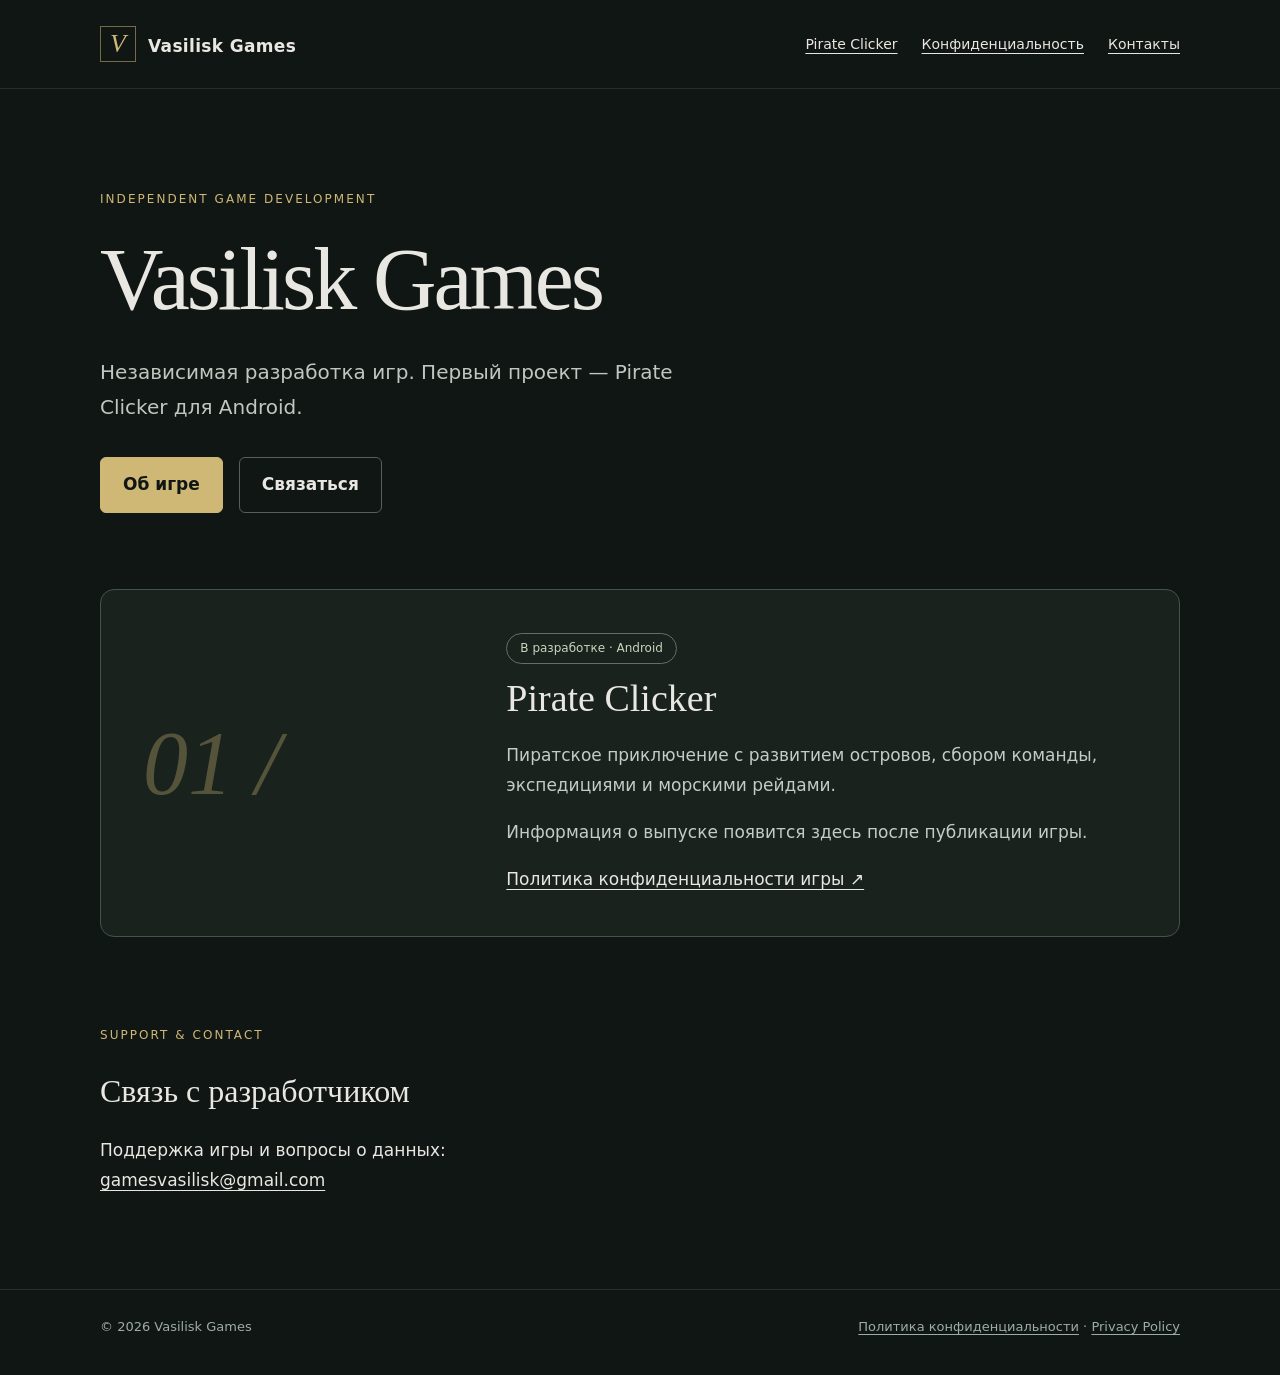
<file: index.html>
<!doctype html>
<html lang="ru"><head><meta charset="utf-8"><meta name="viewport" content="width=device-width,initial-scale=1"><meta name="color-scheme" content="dark"><title>Vasilisk Games — независимая разработка игр</title><meta name="description" content="Vasilisk Games: Pirate Clicker для Android, контакты и политика конфиденциальности."><link rel="stylesheet" href="styles.css"></head><body><a class="skip" href="#main">К содержимому</a><header><div class="wrap"><nav aria-label="Navigation"><a class="brand" href="./"><span class="mark" aria-hidden="true">V</span>Vasilisk Games</a><div class="navlinks"><a href="./#project">Pirate Clicker</a><a href="privacy.html">Конфиденциальность</a><a href="mailto:gamesvasilisk@gmail.com">Контакты</a></div></nav></div></header><main id="main" class="wrap"><section class="hero"><div class="eyebrow">Independent game development</div><h1>Vasilisk Games</h1><p class="lead">Независимая разработка игр. Первый проект — Pirate Clicker для Android.</p><div class="actions"><a class="button primary" href="#project">Об игре</a><a class="button" href="mailto:gamesvasilisk@gmail.com">Связаться</a></div></section><section class="project" id="project" aria-labelledby="game-title"><div class="project-number" aria-hidden="true">01 /</div><div><span class="status">В разработке · Android</span><h2 id="game-title">Pirate Clicker</h2><p>Пиратское приключение с развитием островов, сбором команды, экспедициями и морскими рейдами.</p><p>Информация о выпуске появится здесь после публикации игры.</p><a href="privacy.html">Политика конфиденциальности игры ↗</a></div></section><section class="contact"><div class="eyebrow">Support &amp; contact</div><h2>Связь с разработчиком</h2><p>Поддержка игры и вопросы о данных:<br><a class="contact-link" href="mailto:gamesvasilisk@gmail.com">gamesvasilisk@gmail.com</a></p></section></main><footer><div class="wrap foot"><span>© 2026 Vasilisk Games</span><span><a href="privacy.html">Политика конфиденциальности</a> · <a href="privacy-en.html" lang="en">Privacy Policy</a></span></div></footer></body></html>
</file>
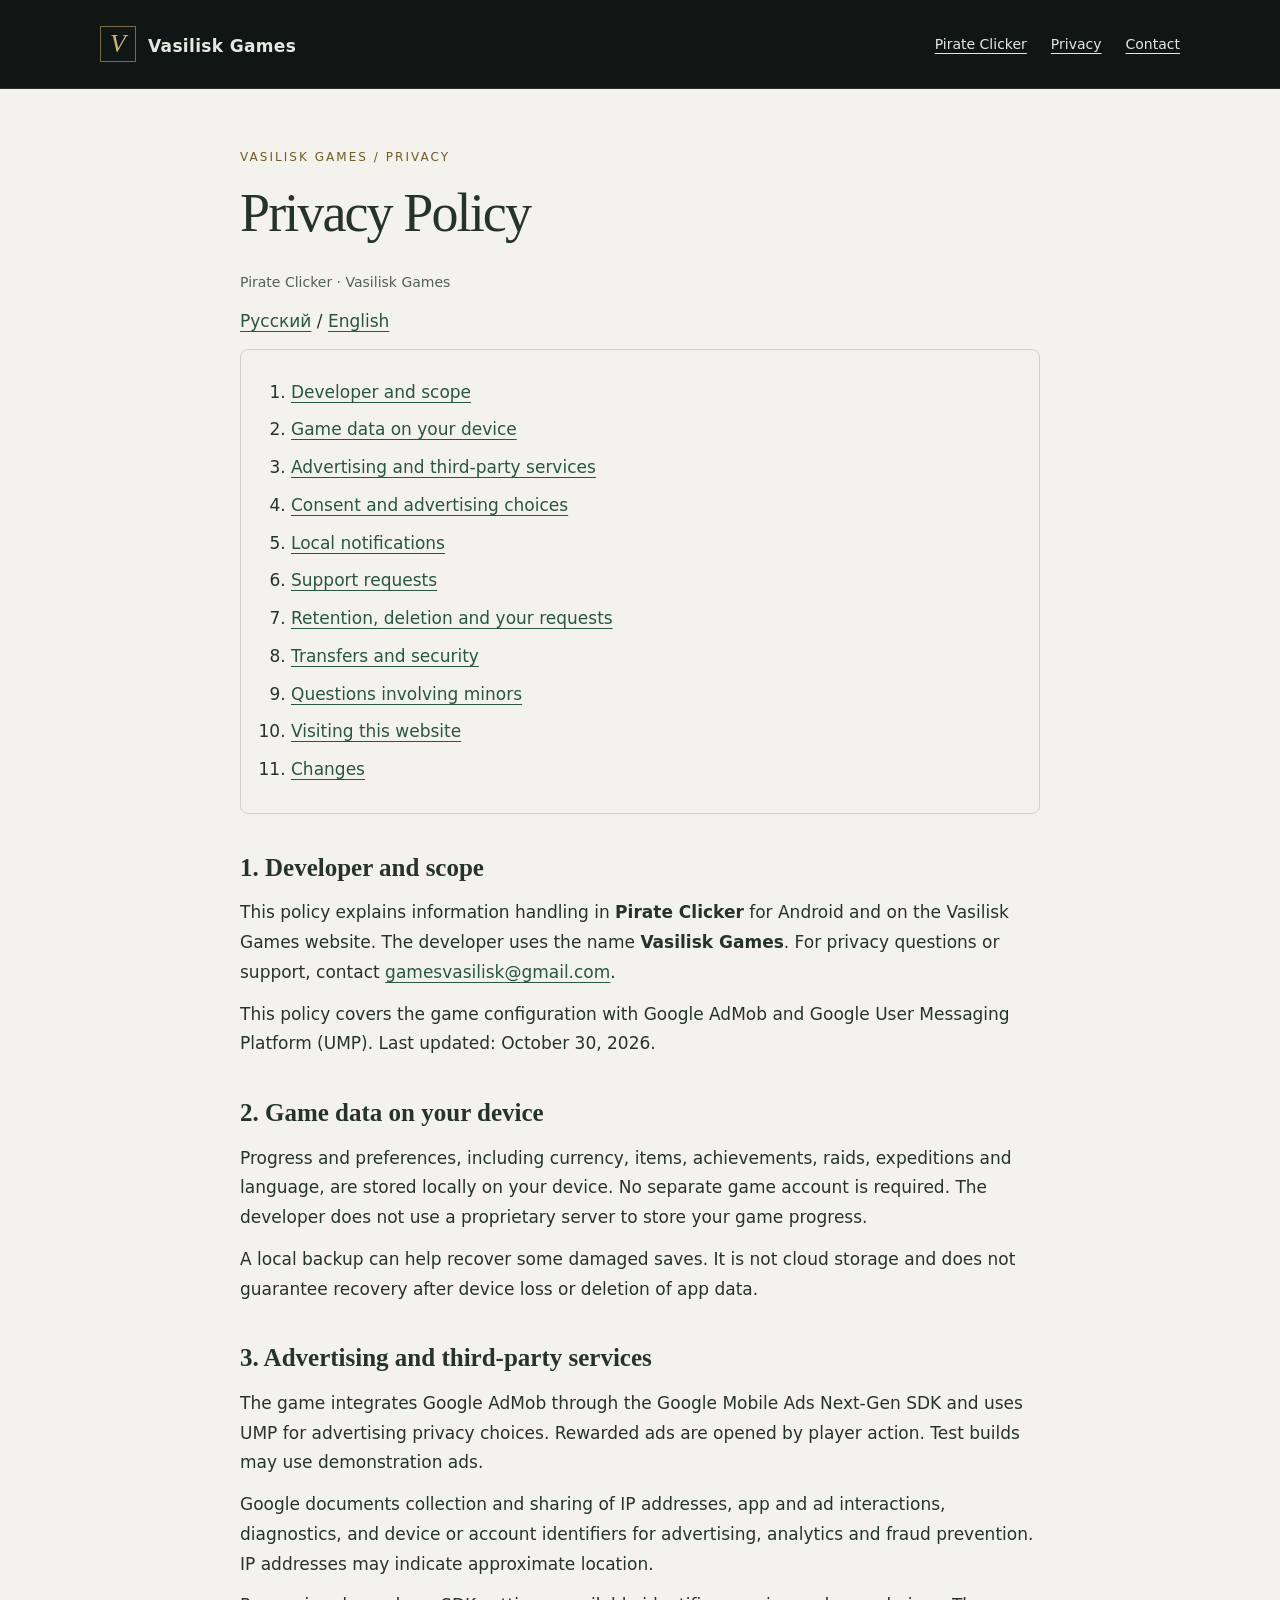
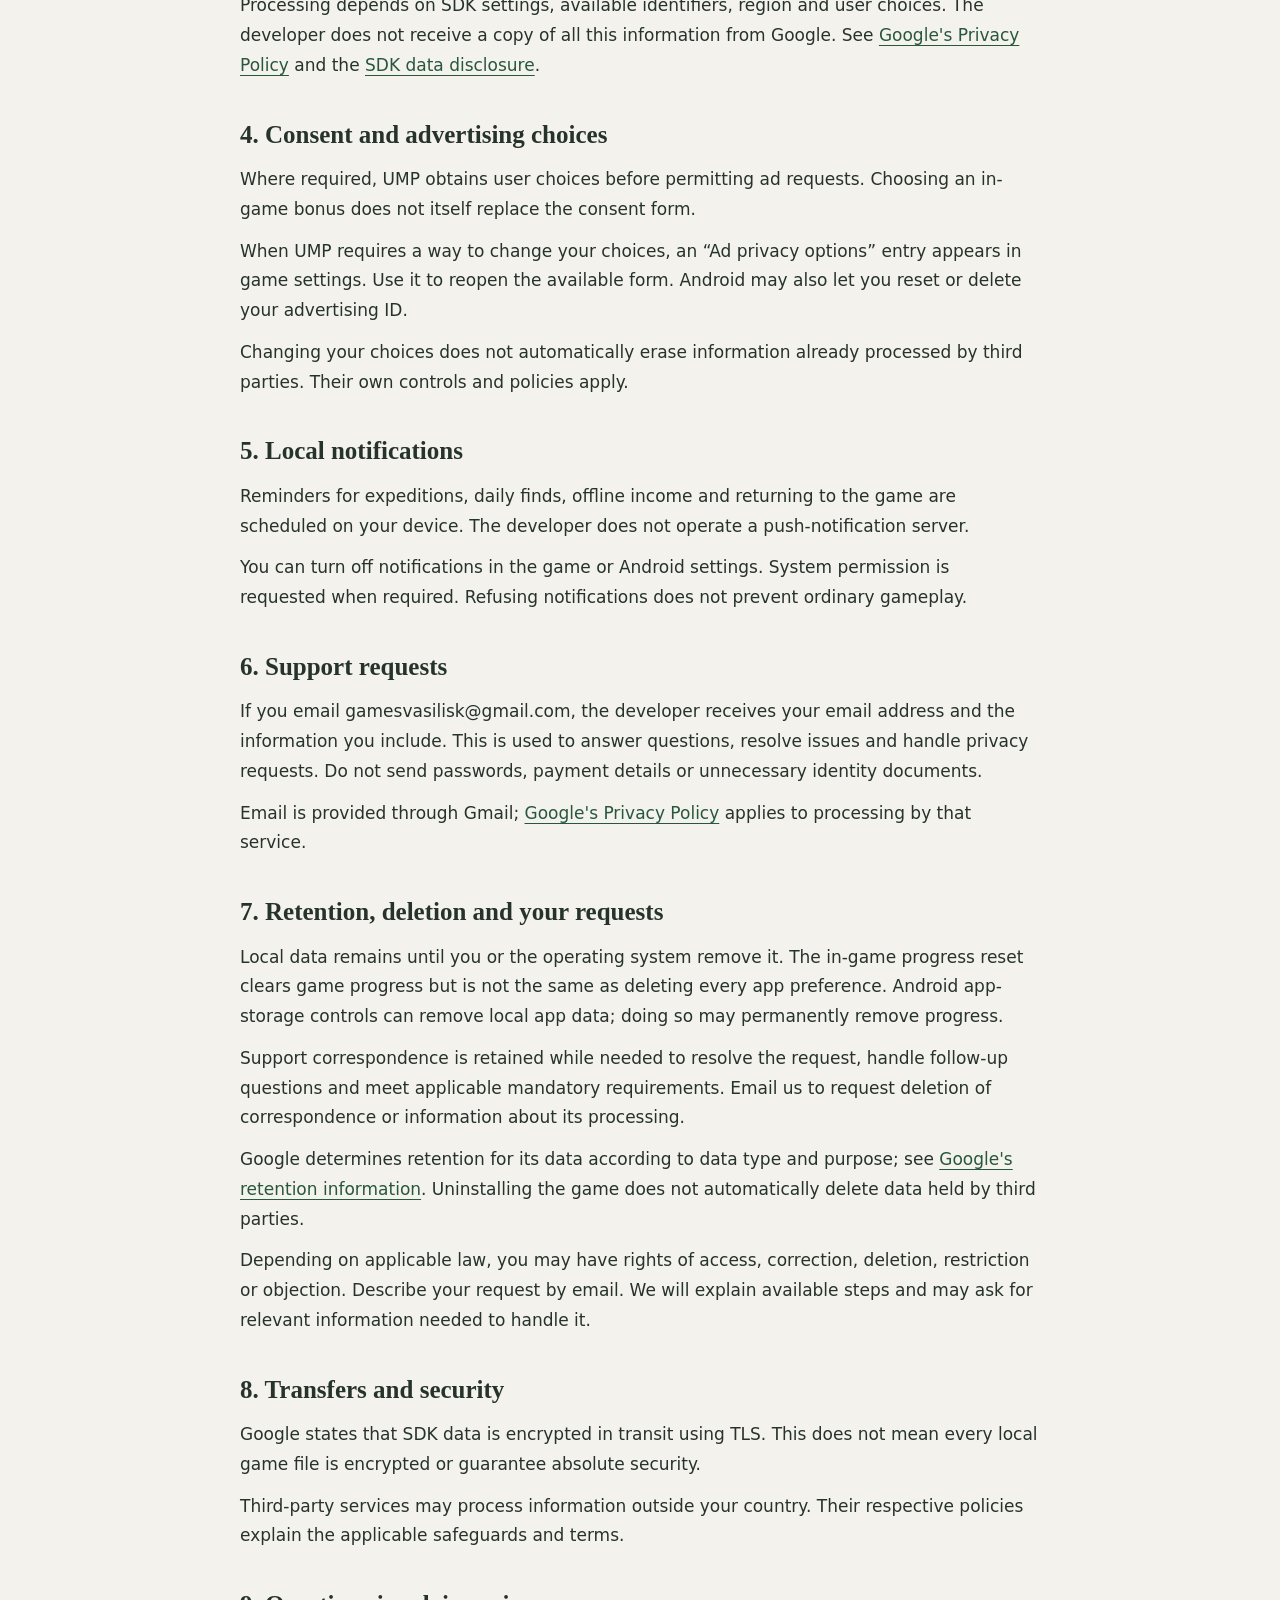
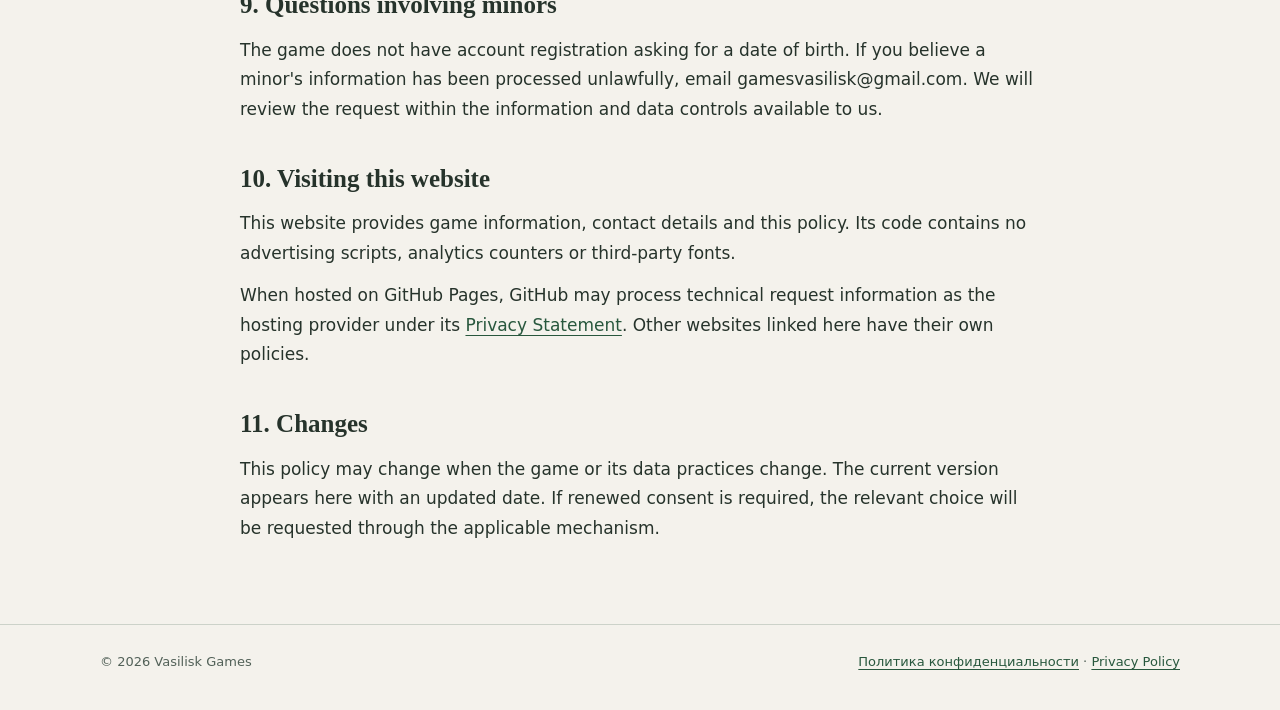
<file: privacy-en.html>
<!doctype html>
<html lang="en"><head><meta charset="utf-8"><meta name="viewport" content="width=device-width,initial-scale=1"><meta name="color-scheme" content="light"><title>Privacy Policy — Pirate Clicker | Vasilisk Games</title><meta name="description" content="Pirate Clicker privacy: local game data, Google advertising, choices and contact information."><link rel="stylesheet" href="styles.css"></head><body class="policy"><a class="skip" href="#main">Skip to content</a><header><div class="wrap"><nav aria-label="Navigation"><a class="brand" href="./"><span class="mark" aria-hidden="true">V</span>Vasilisk Games</a><div class="navlinks"><a href="./#project">Pirate Clicker</a><a href="privacy-en.html">Privacy</a><a href="mailto:gamesvasilisk@gmail.com">Contact</a></div></nav></div></header><main id="main" class="wrap article"><div class="eyebrow">Vasilisk Games / Privacy</div><h1>Privacy Policy</h1><p class="meta">Pirate Clicker · Vasilisk Games</p><p class="language"><a href="privacy.html" lang="ru">Русский</a> / <a href="privacy-en.html" lang="en" aria-current="page">English</a></p><nav class="toc" aria-label="Contents"><ol><li><a href="#scope">Developer and scope</a></li><li><a href="#local">Game data on your device</a></li><li><a href="#ads">Advertising and third-party services</a></li><li><a href="#choices">Consent and advertising choices</a></li><li><a href="#notifications">Local notifications</a></li><li><a href="#support">Support requests</a></li><li><a href="#retention">Retention, deletion and your requests</a></li><li><a href="#security">Transfers and security</a></li><li><a href="#children">Questions involving minors</a></li><li><a href="#website">Visiting this website</a></li><li><a href="#changes">Changes</a></li></ol></nav><section id="scope"><h2>1. Developer and scope</h2><p>This policy explains information handling in <strong>Pirate Clicker</strong> for Android and on the Vasilisk Games website. The developer uses the name <strong>Vasilisk Games</strong>. For privacy questions or support, contact <a class="contact-link" href="mailto:gamesvasilisk@gmail.com">gamesvasilisk@gmail.com</a>.</p><p>This policy covers the game configuration with Google AdMob and Google User Messaging Platform (UMP). Last updated: <time datetime="2026-10-30">October 30, 2026</time>.</p></section><section id="local"><h2>2. Game data on your device</h2><p>Progress and preferences, including currency, items, achievements, raids, expeditions and language, are stored locally on your device. No separate game account is required. The developer does not use a proprietary server to store your game progress.</p><p>A local backup can help recover some damaged saves. It is not cloud storage and does not guarantee recovery after device loss or deletion of app data.</p></section><section id="ads"><h2>3. Advertising and third-party services</h2><p>The game integrates Google AdMob through the Google Mobile Ads Next-Gen SDK and uses UMP for advertising privacy choices. Rewarded ads are opened by player action. Test builds may use demonstration ads.</p><p>Google documents collection and sharing of IP addresses, app and ad interactions, diagnostics, and device or account identifiers for advertising, analytics and fraud prevention. IP addresses may indicate approximate location.</p><p>Processing depends on SDK settings, available identifiers, region and user choices. The developer does not receive a copy of all this information from Google. See <a href="https://policies.google.com/privacy">Google's Privacy Policy</a> and the <a href="https://developers.google.com/admob/android/next-gen/privacy/play-data-disclosure">SDK data disclosure</a>.</p></section><section id="choices"><h2>4. Consent and advertising choices</h2><p>Where required, UMP obtains user choices before permitting ad requests. Choosing an in-game bonus does not itself replace the consent form.</p><p>When UMP requires a way to change your choices, an “Ad privacy options” entry appears in game settings. Use it to reopen the available form. Android may also let you reset or delete your advertising ID.</p><p>Changing your choices does not automatically erase information already processed by third parties. Their own controls and policies apply.</p></section><section id="notifications"><h2>5. Local notifications</h2><p>Reminders for expeditions, daily finds, offline income and returning to the game are scheduled on your device. The developer does not operate a push-notification server.</p><p>You can turn off notifications in the game or Android settings. System permission is requested when required. Refusing notifications does not prevent ordinary gameplay.</p></section><section id="support"><h2>6. Support requests</h2><p>If you email gamesvasilisk@gmail.com, the developer receives your email address and the information you include. This is used to answer questions, resolve issues and handle privacy requests. Do not send passwords, payment details or unnecessary identity documents.</p><p>Email is provided through Gmail; <a href="https://policies.google.com/privacy">Google's Privacy Policy</a> applies to processing by that service.</p></section><section id="retention"><h2>7. Retention, deletion and your requests</h2><p>Local data remains until you or the operating system remove it. The in-game progress reset clears game progress but is not the same as deleting every app preference. Android app-storage controls can remove local app data; doing so may permanently remove progress.</p><p>Support correspondence is retained while needed to resolve the request, handle follow-up questions and meet applicable mandatory requirements. Email us to request deletion of correspondence or information about its processing.</p><p>Google determines retention for its data according to data type and purpose; see <a href="https://policies.google.com/technologies/retention">Google's retention information</a>. Uninstalling the game does not automatically delete data held by third parties.</p><p>Depending on applicable law, you may have rights of access, correction, deletion, restriction or objection. Describe your request by email. We will explain available steps and may ask for relevant information needed to handle it.</p></section><section id="security"><h2>8. Transfers and security</h2><p>Google states that SDK data is encrypted in transit using TLS. This does not mean every local game file is encrypted or guarantee absolute security.</p><p>Third-party services may process information outside your country. Their respective policies explain the applicable safeguards and terms.</p></section><section id="children"><h2>9. Questions involving minors</h2><p>The game does not have account registration asking for a date of birth. If you believe a minor's information has been processed unlawfully, email gamesvasilisk@gmail.com. We will review the request within the information and data controls available to us.</p></section><section id="website"><h2>10. Visiting this website</h2><p>This website provides game information, contact details and this policy. Its code contains no advertising scripts, analytics counters or third-party fonts.</p><p>When hosted on GitHub Pages, GitHub may process technical request information as the hosting provider under its <a href="https://docs.github.com/en/site-policy/privacy-policies/github-general-privacy-statement">Privacy Statement</a>. Other websites linked here have their own policies.</p></section><section id="changes"><h2>11. Changes</h2><p>This policy may change when the game or its data practices change. The current version appears here with an updated date. If renewed consent is required, the relevant choice will be requested through the applicable mechanism.</p></section></main><footer><div class="wrap foot"><span>© 2026 Vasilisk Games</span><span><a href="privacy.html">Политика конфиденциальности</a> · <a href="privacy-en.html" lang="en">Privacy Policy</a></span></div></footer></body></html>
</file>
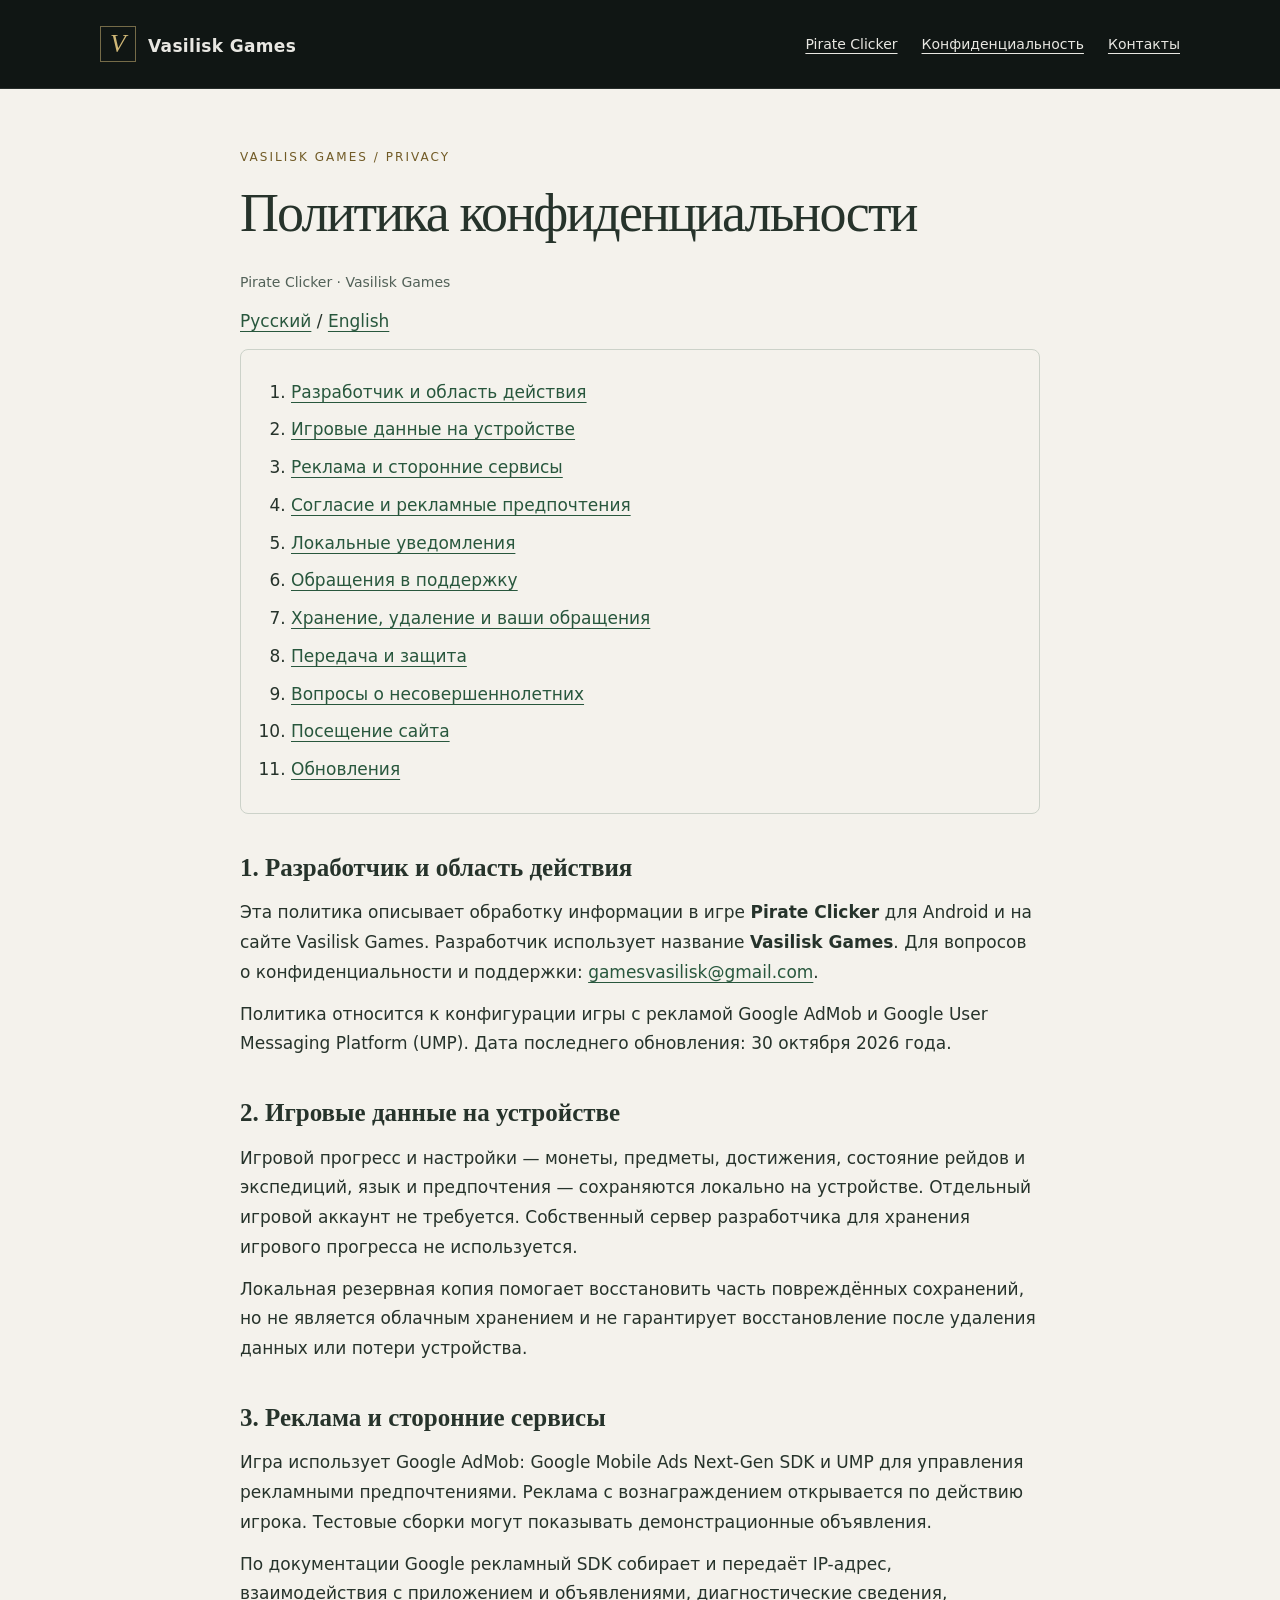
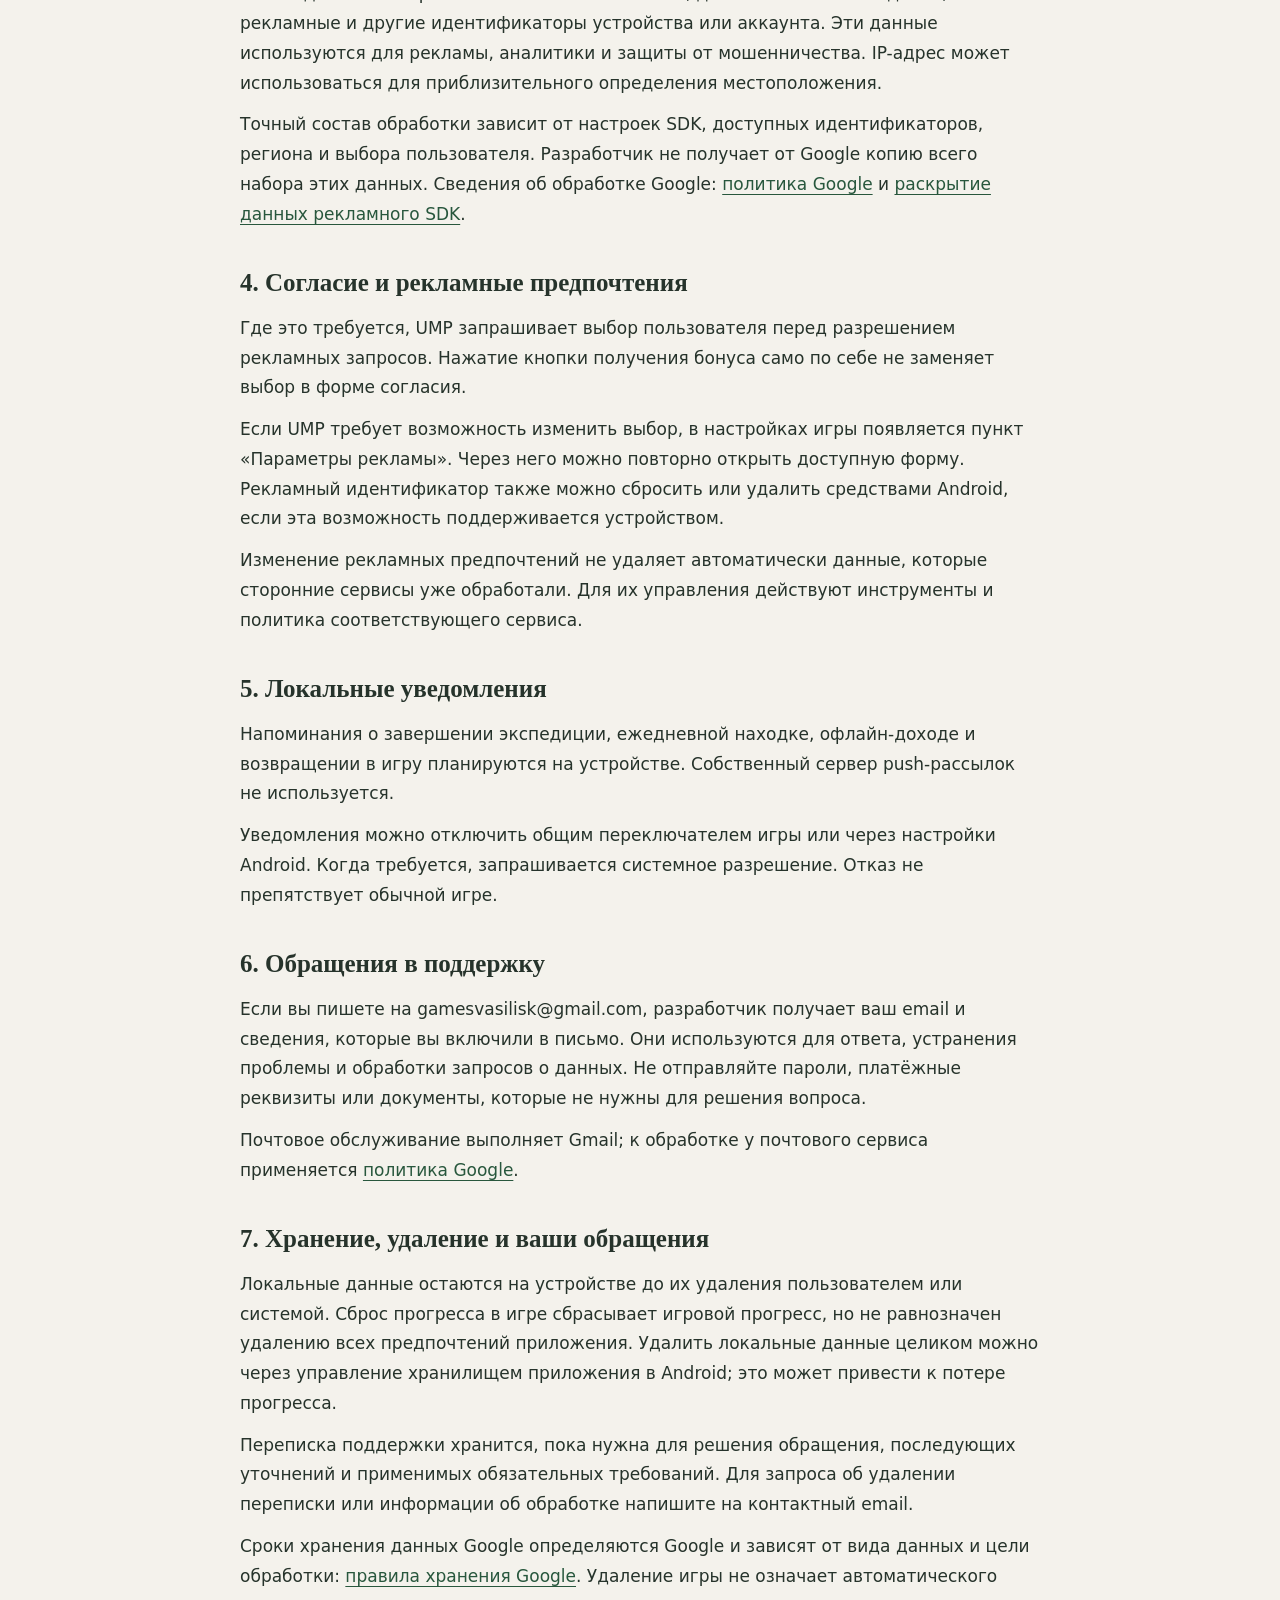
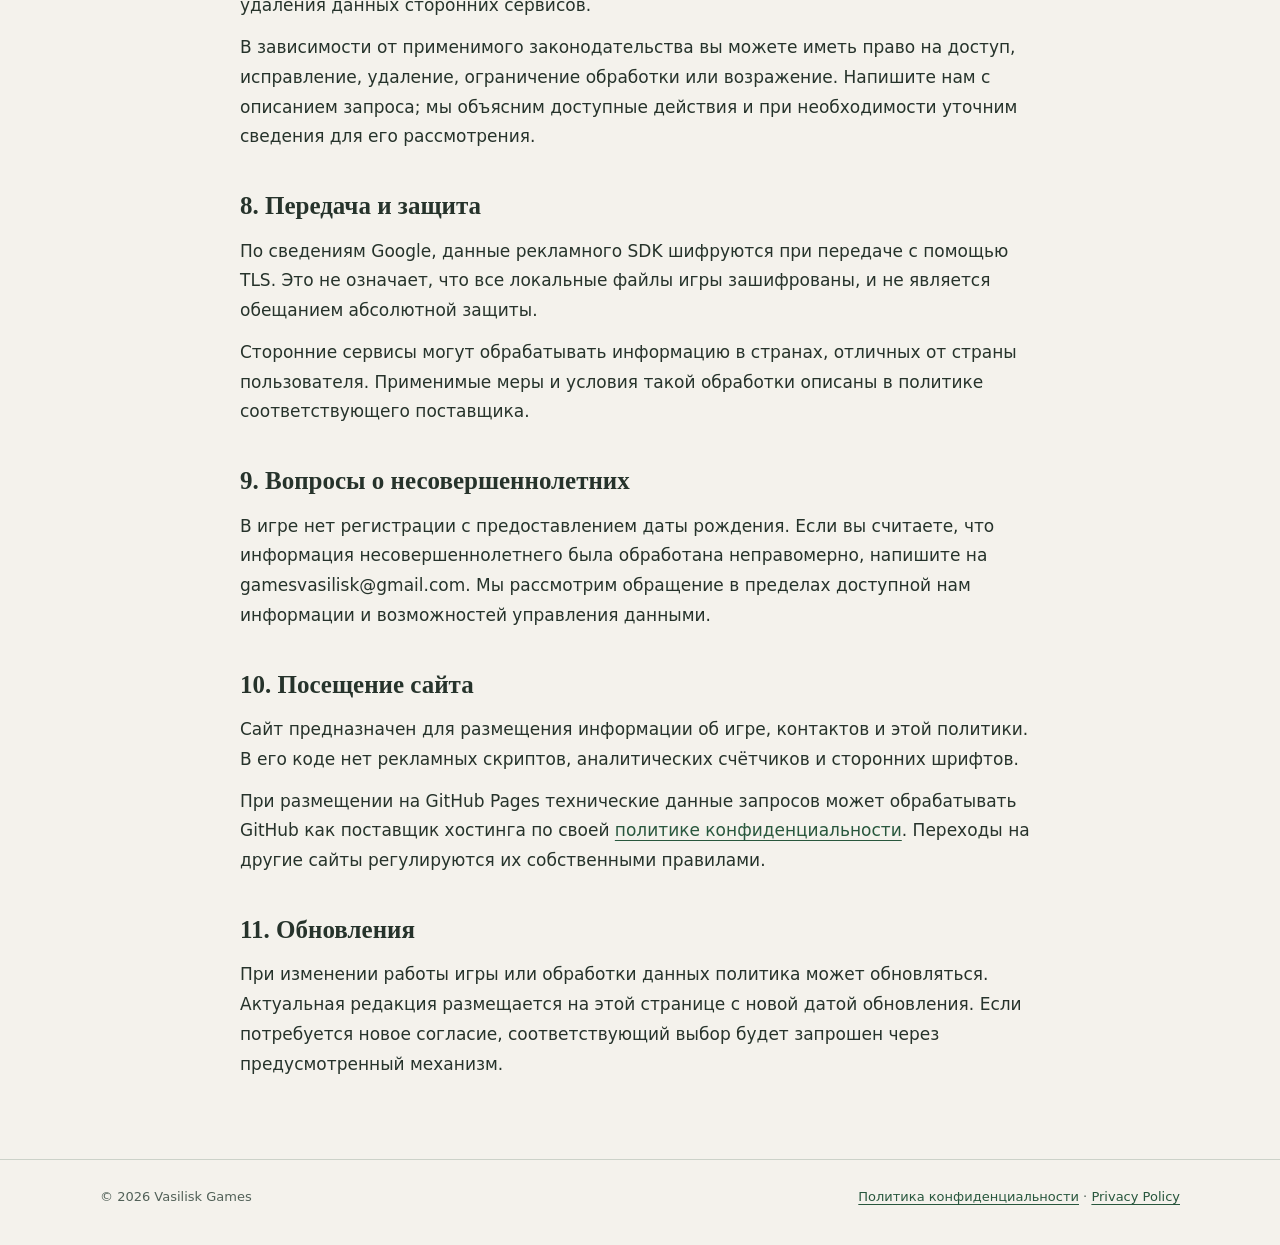
<file: privacy.html>
<!doctype html>
<html lang="ru"><head><meta charset="utf-8"><meta name="viewport" content="width=device-width,initial-scale=1"><meta name="color-scheme" content="light"><title>Политика конфиденциальности — Pirate Clicker | Vasilisk Games</title><meta name="description" content="Политика конфиденциальности Pirate Clicker: игровые данные, реклама Google, настройки и контакты."><link rel="stylesheet" href="styles.css"></head><body class="policy"><a class="skip" href="#main">К содержимому</a><header><div class="wrap"><nav aria-label="Navigation"><a class="brand" href="./"><span class="mark" aria-hidden="true">V</span>Vasilisk Games</a><div class="navlinks"><a href="./#project">Pirate Clicker</a><a href="privacy.html">Конфиденциальность</a><a href="mailto:gamesvasilisk@gmail.com">Контакты</a></div></nav></div></header><main id="main" class="wrap article"><div class="eyebrow">Vasilisk Games / Privacy</div><h1>Политика конфиденциальности</h1><p class="meta">Pirate Clicker · Vasilisk Games</p><p class="language"><a href="privacy.html" lang="ru" aria-current="page">Русский</a> / <a href="privacy-en.html" lang="en">English</a></p><nav class="toc" aria-label="Содержание"><ol><li><a href="#scope">Разработчик и область действия</a></li><li><a href="#local">Игровые данные на устройстве</a></li><li><a href="#ads">Реклама и сторонние сервисы</a></li><li><a href="#choices">Согласие и рекламные предпочтения</a></li><li><a href="#notifications">Локальные уведомления</a></li><li><a href="#support">Обращения в поддержку</a></li><li><a href="#retention">Хранение, удаление и ваши обращения</a></li><li><a href="#security">Передача и защита</a></li><li><a href="#children">Вопросы о несовершеннолетних</a></li><li><a href="#website">Посещение сайта</a></li><li><a href="#changes">Обновления</a></li></ol></nav><section id="scope"><h2>1. Разработчик и область действия</h2><p>Эта политика описывает обработку информации в игре <strong>Pirate Clicker</strong> для Android и на сайте Vasilisk Games. Разработчик использует название <strong>Vasilisk Games</strong>. Для вопросов о конфиденциальности и поддержки: <a class="contact-link" href="mailto:gamesvasilisk@gmail.com">gamesvasilisk@gmail.com</a>.</p><p>Политика относится к конфигурации игры с рекламой Google AdMob и Google User Messaging Platform (UMP). Дата последнего обновления: <time datetime="2026-10-30">30 октября 2026 года</time>.</p></section><section id="local"><h2>2. Игровые данные на устройстве</h2><p>Игровой прогресс и настройки — монеты, предметы, достижения, состояние рейдов и экспедиций, язык и предпочтения — сохраняются локально на устройстве. Отдельный игровой аккаунт не требуется. Собственный сервер разработчика для хранения игрового прогресса не используется.</p><p>Локальная резервная копия помогает восстановить часть повреждённых сохранений, но не является облачным хранением и не гарантирует восстановление после удаления данных или потери устройства.</p></section><section id="ads"><h2>3. Реклама и сторонние сервисы</h2><p>Игра использует Google AdMob: Google Mobile Ads Next-Gen SDK и UMP для управления рекламными предпочтениями. Реклама с вознаграждением открывается по действию игрока. Тестовые сборки могут показывать демонстрационные объявления.</p><p>По документации Google рекламный SDK собирает и передаёт IP-адрес, взаимодействия с приложением и объявлениями, диагностические сведения, рекламные и другие идентификаторы устройства или аккаунта. Эти данные используются для рекламы, аналитики и защиты от мошенничества. IP-адрес может использоваться для приблизительного определения местоположения.</p><p>Точный состав обработки зависит от настроек SDK, доступных идентификаторов, региона и выбора пользователя. Разработчик не получает от Google копию всего набора этих данных. Сведения об обработке Google: <a href="https://policies.google.com/privacy">политика Google</a> и <a href="https://developers.google.com/admob/android/next-gen/privacy/play-data-disclosure">раскрытие данных рекламного SDK</a>.</p></section><section id="choices"><h2>4. Согласие и рекламные предпочтения</h2><p>Где это требуется, UMP запрашивает выбор пользователя перед разрешением рекламных запросов. Нажатие кнопки получения бонуса само по себе не заменяет выбор в форме согласия.</p><p>Если UMP требует возможность изменить выбор, в настройках игры появляется пункт «Параметры рекламы». Через него можно повторно открыть доступную форму. Рекламный идентификатор также можно сбросить или удалить средствами Android, если эта возможность поддерживается устройством.</p><p>Изменение рекламных предпочтений не удаляет автоматически данные, которые сторонние сервисы уже обработали. Для их управления действуют инструменты и политика соответствующего сервиса.</p></section><section id="notifications"><h2>5. Локальные уведомления</h2><p>Напоминания о завершении экспедиции, ежедневной находке, офлайн-доходе и возвращении в игру планируются на устройстве. Собственный сервер push-рассылок не используется.</p><p>Уведомления можно отключить общим переключателем игры или через настройки Android. Когда требуется, запрашивается системное разрешение. Отказ не препятствует обычной игре.</p></section><section id="support"><h2>6. Обращения в поддержку</h2><p>Если вы пишете на gamesvasilisk@gmail.com, разработчик получает ваш email и сведения, которые вы включили в письмо. Они используются для ответа, устранения проблемы и обработки запросов о данных. Не отправляйте пароли, платёжные реквизиты или документы, которые не нужны для решения вопроса.</p><p>Почтовое обслуживание выполняет Gmail; к обработке у почтового сервиса применяется <a href="https://policies.google.com/privacy">политика Google</a>.</p></section><section id="retention"><h2>7. Хранение, удаление и ваши обращения</h2><p>Локальные данные остаются на устройстве до их удаления пользователем или системой. Сброс прогресса в игре сбрасывает игровой прогресс, но не равнозначен удалению всех предпочтений приложения. Удалить локальные данные целиком можно через управление хранилищем приложения в Android; это может привести к потере прогресса.</p><p>Переписка поддержки хранится, пока нужна для решения обращения, последующих уточнений и применимых обязательных требований. Для запроса об удалении переписки или информации об обработке напишите на контактный email.</p><p>Сроки хранения данных Google определяются Google и зависят от вида данных и цели обработки: <a href="https://policies.google.com/technologies/retention">правила хранения Google</a>. Удаление игры не означает автоматического удаления данных сторонних сервисов.</p><p>В зависимости от применимого законодательства вы можете иметь право на доступ, исправление, удаление, ограничение обработки или возражение. Напишите нам с описанием запроса; мы объясним доступные действия и при необходимости уточним сведения для его рассмотрения.</p></section><section id="security"><h2>8. Передача и защита</h2><p>По сведениям Google, данные рекламного SDK шифруются при передаче с помощью TLS. Это не означает, что все локальные файлы игры зашифрованы, и не является обещанием абсолютной защиты.</p><p>Сторонние сервисы могут обрабатывать информацию в странах, отличных от страны пользователя. Применимые меры и условия такой обработки описаны в политике соответствующего поставщика.</p></section><section id="children"><h2>9. Вопросы о несовершеннолетних</h2><p>В игре нет регистрации с предоставлением даты рождения. Если вы считаете, что информация несовершеннолетнего была обработана неправомерно, напишите на gamesvasilisk@gmail.com. Мы рассмотрим обращение в пределах доступной нам информации и возможностей управления данными.</p></section><section id="website"><h2>10. Посещение сайта</h2><p>Сайт предназначен для размещения информации об игре, контактов и этой политики. В его коде нет рекламных скриптов, аналитических счётчиков и сторонних шрифтов.</p><p>При размещении на GitHub Pages технические данные запросов может обрабатывать GitHub как поставщик хостинга по своей <a href="https://docs.github.com/en/site-policy/privacy-policies/github-general-privacy-statement">политике конфиденциальности</a>. Переходы на другие сайты регулируются их собственными правилами.</p></section><section id="changes"><h2>11. Обновления</h2><p>При изменении работы игры или обработки данных политика может обновляться. Актуальная редакция размещается на этой странице с новой датой обновления. Если потребуется новое согласие, соответствующий выбор будет запрошен через предусмотренный механизм.</p></section></main><footer><div class="wrap foot"><span>© 2026 Vasilisk Games</span><span><a href="privacy.html">Политика конфиденциальности</a> · <a href="privacy-en.html" lang="en">Privacy Policy</a></span></div></footer></body></html>
</file>
<file: styles.css>
*{box-sizing:border-box}html{scroll-behavior:smooth}body{margin:0;font:17px/1.75 system-ui,-apple-system,"Segoe UI",sans-serif;color:#e8e7e2;background:#101614}a{color:inherit;text-underline-offset:.25em}a:hover{color:#cfb776}a:focus-visible{outline:3px solid #cfb776;outline-offset:5px;border-radius:3px}.wrap{width:min(1080px,calc(100% - 48px));margin:auto}header{border-bottom:1px solid #ffffff19}nav{min-height:88px;display:flex;justify-content:space-between;align-items:center;gap:24px;flex-wrap:wrap;padding:18px 0}.brand{font-weight:750;text-decoration:none;letter-spacing:.02em}.mark{display:inline-grid;place-items:center;border:1px solid #cfb77688;width:36px;height:36px;margin-right:12px;color:#cfb776;font:italic 26px Georgia,serif}.navlinks{display:flex;gap:24px;flex-wrap:wrap;font-size:14px}.eyebrow{font-size:12px;letter-spacing:.17em;text-transform:uppercase;color:#cfb776}.hero{padding:100px 0 76px;max-width:850px}h1{font:500 clamp(44px,7vw,88px)/1.08 Georgia,serif;letter-spacing:-.035em;margin:22px 0 28px}.lead{font-size:20px;color:#bfc8c0;max-width:640px}.actions{display:flex;gap:16px;flex-wrap:wrap;margin-top:32px}.button{display:inline-block;padding:12px 22px;border:1px solid #526159;border-radius:6px;text-decoration:none;font-weight:600}.button.primary{background:#cfb776;color:#101614;border-color:#cfb776}.project{display:grid;grid-template-columns:1fr 2fr;gap:48px;padding:42px;border:1px solid #45534b;border-radius:14px;background:#19221d;margin:0 0 64px}.project h2{font:500 38px/1.2 Georgia,serif;margin:12px 0 20px}.project p{color:#c3ccc5}.status{font-size:12px;display:inline-block;border:1px solid #60725e;border-radius:100px;padding:4px 13px;color:#c7d7be}.project-number{font:italic 90px Georgia,serif;color:#cfb77655;align-self:center}.contact{padding:24px 0 76px}.contact h2{font:500 32px Georgia,serif}footer{border-top:1px solid #ffffff19;color:#9eada3;font-size:13px;padding:26px 0 36px}.foot{display:flex;justify-content:space-between;gap:16px;flex-wrap:wrap}.skip{position:absolute;left:-9999px}.skip:focus{left:12px;top:12px;background:#fff;color:#111;padding:12px;z-index:10}.policy{background:#f4f2ec;color:#26332b}.policy header{background:#101614;color:#e8e7e2}.policy .article{max-width:800px;padding:58px 0 68px}.policy h1{font-size:clamp(35px,5vw,54px);margin-top:16px}.meta{color:#526158;font-size:14px}.language{margin:24px 0 32px}.policy h2{font:600 25px/1.3 Georgia,serif;margin:38px 0 14px;scroll-margin-top:24px}.policy p{margin:12px 0}.policy li{margin:8px 0}.policy a{color:#28573d}.policy a:hover{color:#6f561b}.policy header a{color:inherit}.policy footer{border-top:1px solid #ccd2c9;color:#526158}.policy .summary{border-left:3px solid #9f8748;background:#e9e9df;padding:18px 22px;margin-bottom:30px}.toc{padding:20px 28px;border:1px solid #ccd2c9;border-radius:8px}.toc ol{margin:0;padding-left:22px}.policy .contact-link{overflow-wrap:anywhere}@media(max-width:620px){.wrap{width:calc(100% - 32px)}nav{gap:14px;min-height:80px}.navlinks{gap:18px}.hero{padding:64px 0 48px}.lead{font-size:18px}.project{grid-template-columns:1fr;gap:12px;padding:26px}.project-number{font-size:42px}.project h2{font-size:32px}.policy .article{padding-top:36px}.policy h2{font-size:23px}.actions .button{width:100%;text-align:center}}@media(prefers-reduced-motion:reduce){html{scroll-behavior:auto}}
.policy .eyebrow{color:#715b26}
</file>
